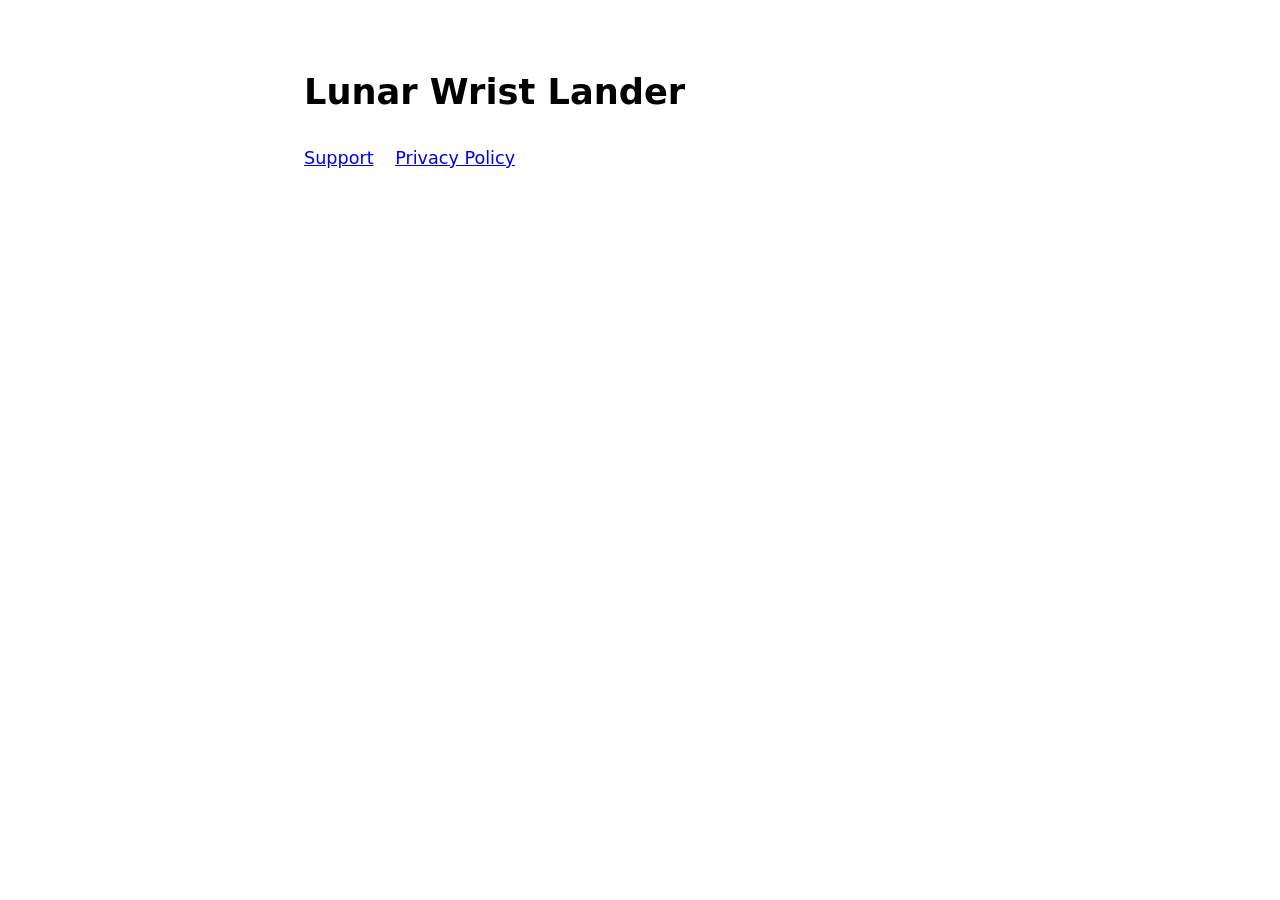
<file: index.html>
<!doctype html>
<html lang="en">
<head>
  <meta charset="utf-8">
  <meta name="viewport" content="width=device-width, initial-scale=1">
  <title>Lunar Wrist Lander by NinjaTom Apps</title>
  <link rel="canonical" href="https://ninjatomonline.github.io/lunar-wrist-lander-site/">
  <style>
    body { margin: 4rem auto; max-width: 42rem; padding: 0 1.5rem; font: 1.1rem/1.6 system-ui, sans-serif; }
    a { margin-right: 1rem; }
  </style>
</head>
<body>
  <main>
    <h1>Lunar Wrist Lander</h1>
    <nav aria-label="App information">
      <a href="support.html">Support</a>
      <a href="privacy.html">Privacy Policy</a>
    </nav>
  </main>
</body>
</html>
</file>
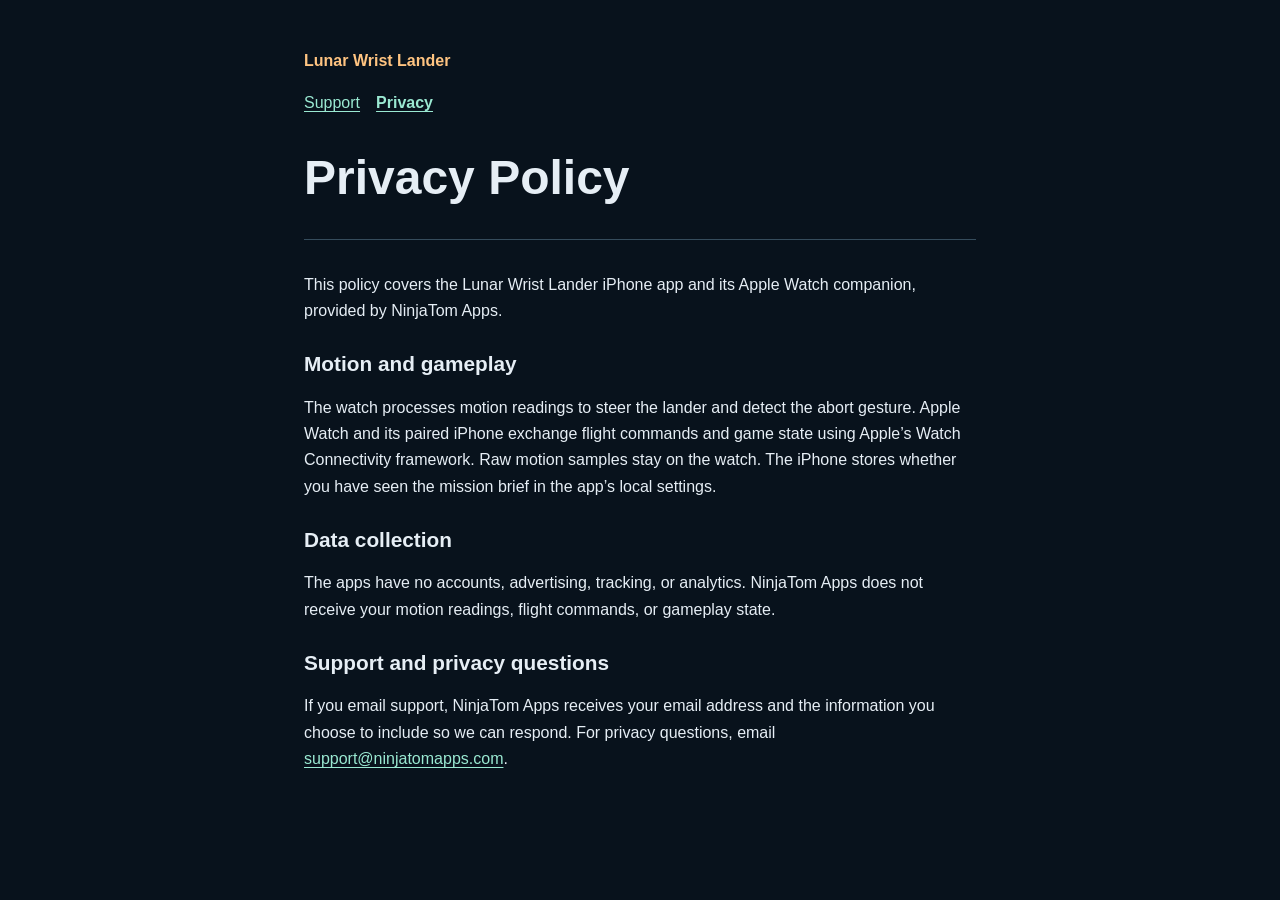
<file: privacy.html>
<!doctype html>
<html lang="en">
<head>
  <meta charset="utf-8">
  <meta name="viewport" content="width=device-width, initial-scale=1">
  <meta name="description" content="How Lunar Wrist Lander handles motion, gameplay, and support information.">
  <title>Lunar Wrist Lander Privacy Policy</title>
  <link rel="stylesheet" href="site.css">
<link rel="canonical" href="https://ninjatomonline.github.io/lunar-wrist-lander-site/privacy.html">
</head>
<body>
  <main>
    <header>
      <p class="app-name">Lunar Wrist Lander</p>
      <nav aria-label="Lunar Wrist Lander information">
        <a href="support.html">Support</a>
        <a href="privacy.html" aria-current="page">Privacy</a>
      </nav>
      <h1>Privacy Policy</h1>
    </header>
    <p>This policy covers the Lunar Wrist Lander iPhone app and its Apple Watch companion, provided by NinjaTom Apps.</p>
    <section>
      <h2>Motion and gameplay</h2>
      <p>The watch processes motion readings to steer the lander and detect the abort gesture. Apple Watch and its paired iPhone exchange flight commands and game state using Apple’s Watch Connectivity framework. Raw motion samples stay on the watch. The iPhone stores whether you have seen the mission brief in the app’s local settings.</p>
    </section>
    <section>
      <h2>Data collection</h2>
      <p>The apps have no accounts, advertising, tracking, or analytics. NinjaTom Apps does not receive your motion readings, flight commands, or gameplay state.</p>
    </section>
    <section>
      <h2>Support and privacy questions</h2>
      <p>If you email support, NinjaTom Apps receives your email address and the information you choose to include so we can respond. For privacy questions, email <a href="mailto:support@ninjatomapps.com?subject=Lunar%20Wrist%20Lander%20privacy">support@ninjatomapps.com</a>.</p>
    </section>
  </main>
</body>
</html>
</file>
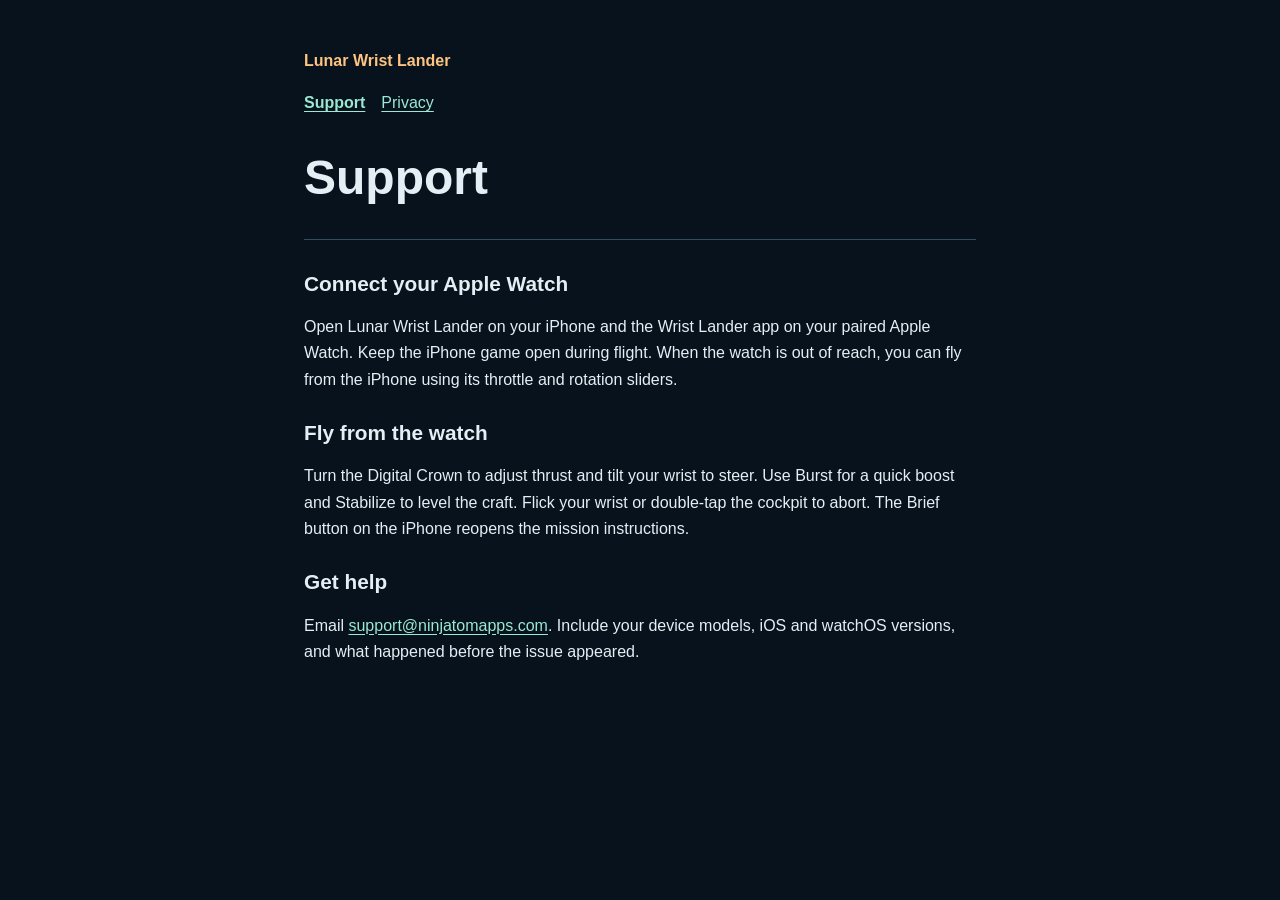
<file: support.html>
<!doctype html>
<html lang="en">
<head>
  <meta charset="utf-8">
  <meta name="viewport" content="width=device-width, initial-scale=1">
  <meta name="description" content="Get help playing Lunar Wrist Lander on iPhone and Apple Watch.">
  <title>Lunar Wrist Lander Support</title>
  <link rel="stylesheet" href="site.css">
<link rel="canonical" href="https://ninjatomonline.github.io/lunar-wrist-lander-site/support.html">
</head>
<body>
  <main>
    <header>
      <p class="app-name">Lunar Wrist Lander</p>
      <nav aria-label="Lunar Wrist Lander information">
        <a href="support.html" aria-current="page">Support</a>
        <a href="privacy.html">Privacy</a>
      </nav>
      <h1>Support</h1>
    </header>
    <section>
      <h2>Connect your Apple Watch</h2>
      <p>Open Lunar Wrist Lander on your iPhone and the Wrist Lander app on your paired Apple Watch. Keep the iPhone game open during flight. When the watch is out of reach, you can fly from the iPhone using its throttle and rotation sliders.</p>
    </section>
    <section>
      <h2>Fly from the watch</h2>
      <p>Turn the Digital Crown to adjust thrust and tilt your wrist to steer. Use Burst for a quick boost and Stabilize to level the craft. Flick your wrist or double-tap the cockpit to abort. The Brief button on the iPhone reopens the mission instructions.</p>
    </section>
    <section>
      <h2>Get help</h2>
      <p>Email <a href="mailto:support@ninjatomapps.com?subject=Lunar%20Wrist%20Lander%20support">support@ninjatomapps.com</a>. Include your device models, iOS and watchOS versions, and what happened before the issue appeared.</p>
    </section>
  </main>
</body>
</html>
</file>
<file: site.css>
:root {
  color-scheme: dark;
  background: #08121c;
  color: #e6eef5;
  font: 100%/1.65 -apple-system, BlinkMacSystemFont, "Segoe UI", sans-serif;
}

body {
  margin: 0;
}

main {
  width: min(42rem, calc(100% - 3rem));
  margin: 3rem auto;
  overflow-wrap: anywhere;
}

header {
  border-bottom: 1px solid #354c5c;
  margin-bottom: 2rem;
}

nav {
  display: flex;
  gap: 1rem;
}

section {
  margin-block: 1.75rem;
}

h1,
h2 {
  line-height: 1.2;
}

h1 {
  font-size: clamp(2.1rem, 7vw, 3rem);
}

h2 {
  font-size: 1.3rem;
}

.app-name {
  color: #ffc481;
  font-weight: 700;
}

a {
  color: #9ae9d2;
  text-underline-offset: 0.18em;
}

[aria-current="page"] {
  font-weight: 700;
}
</file>
